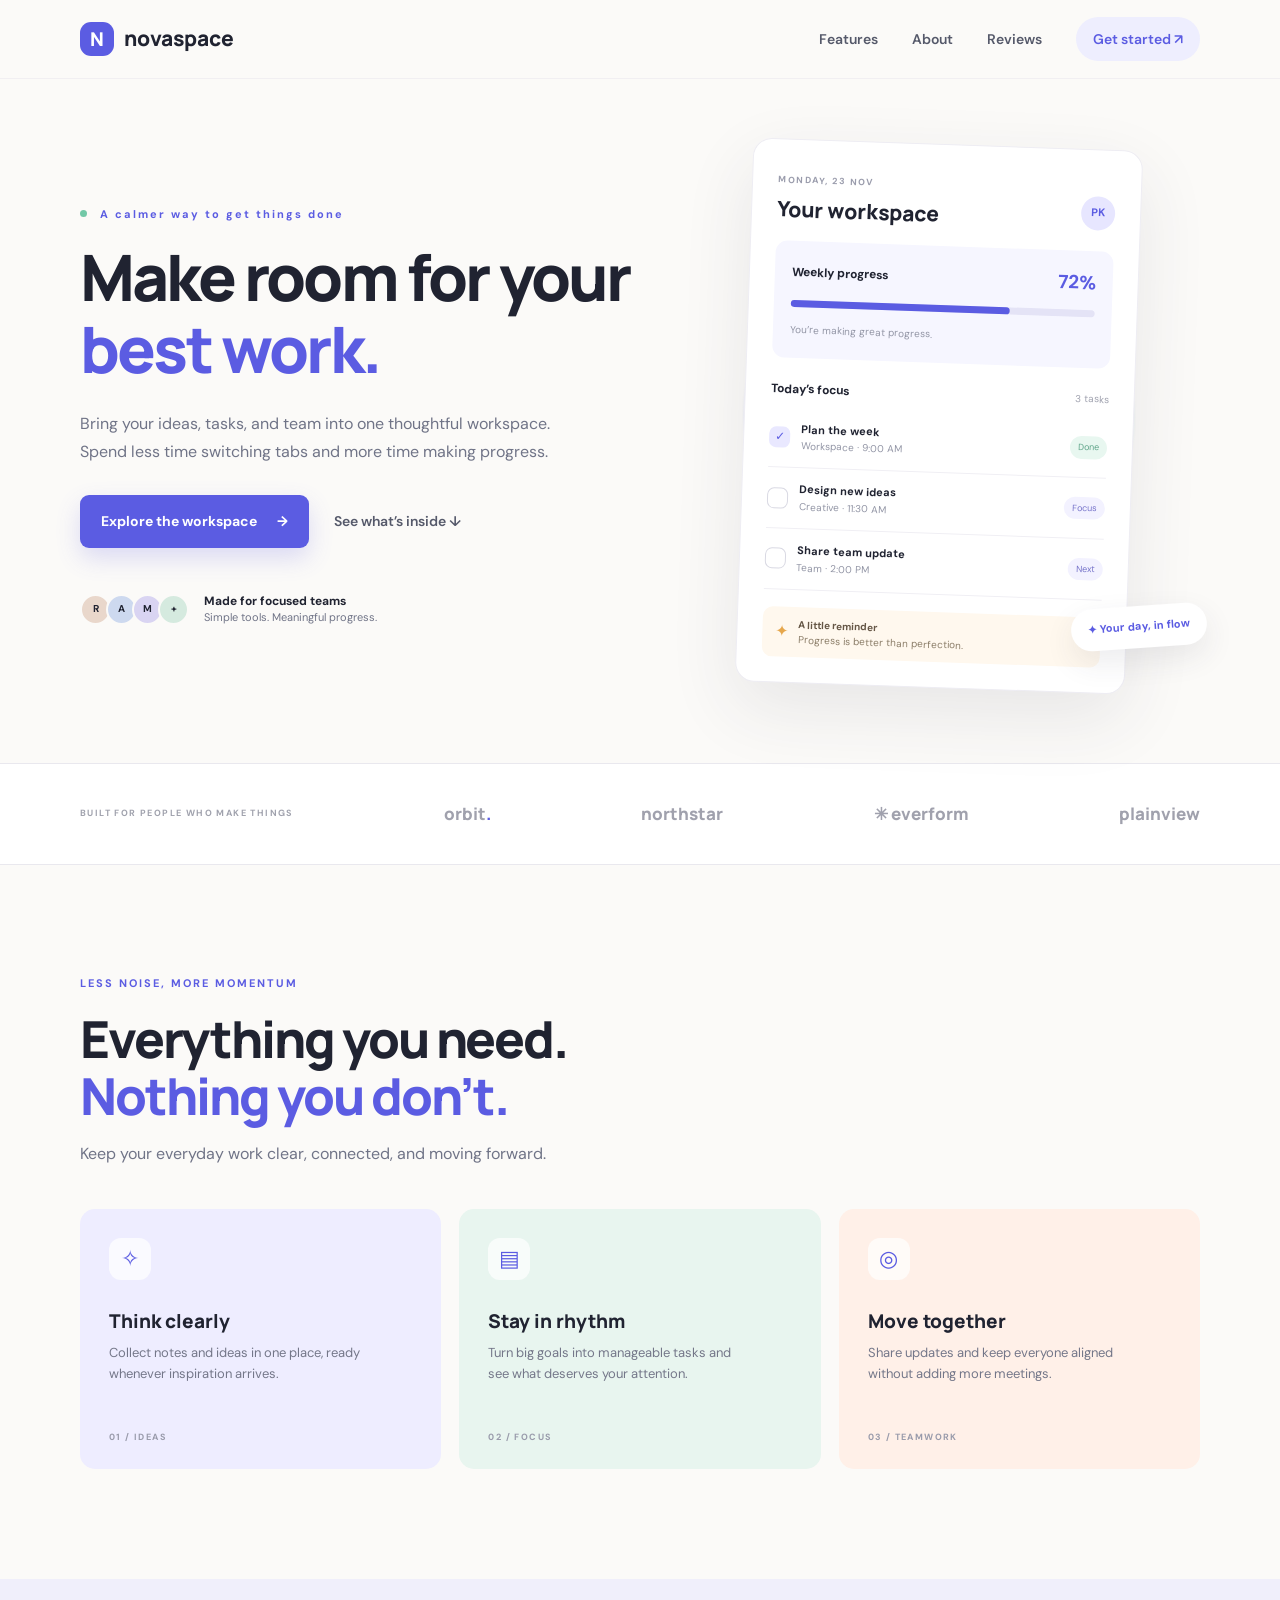
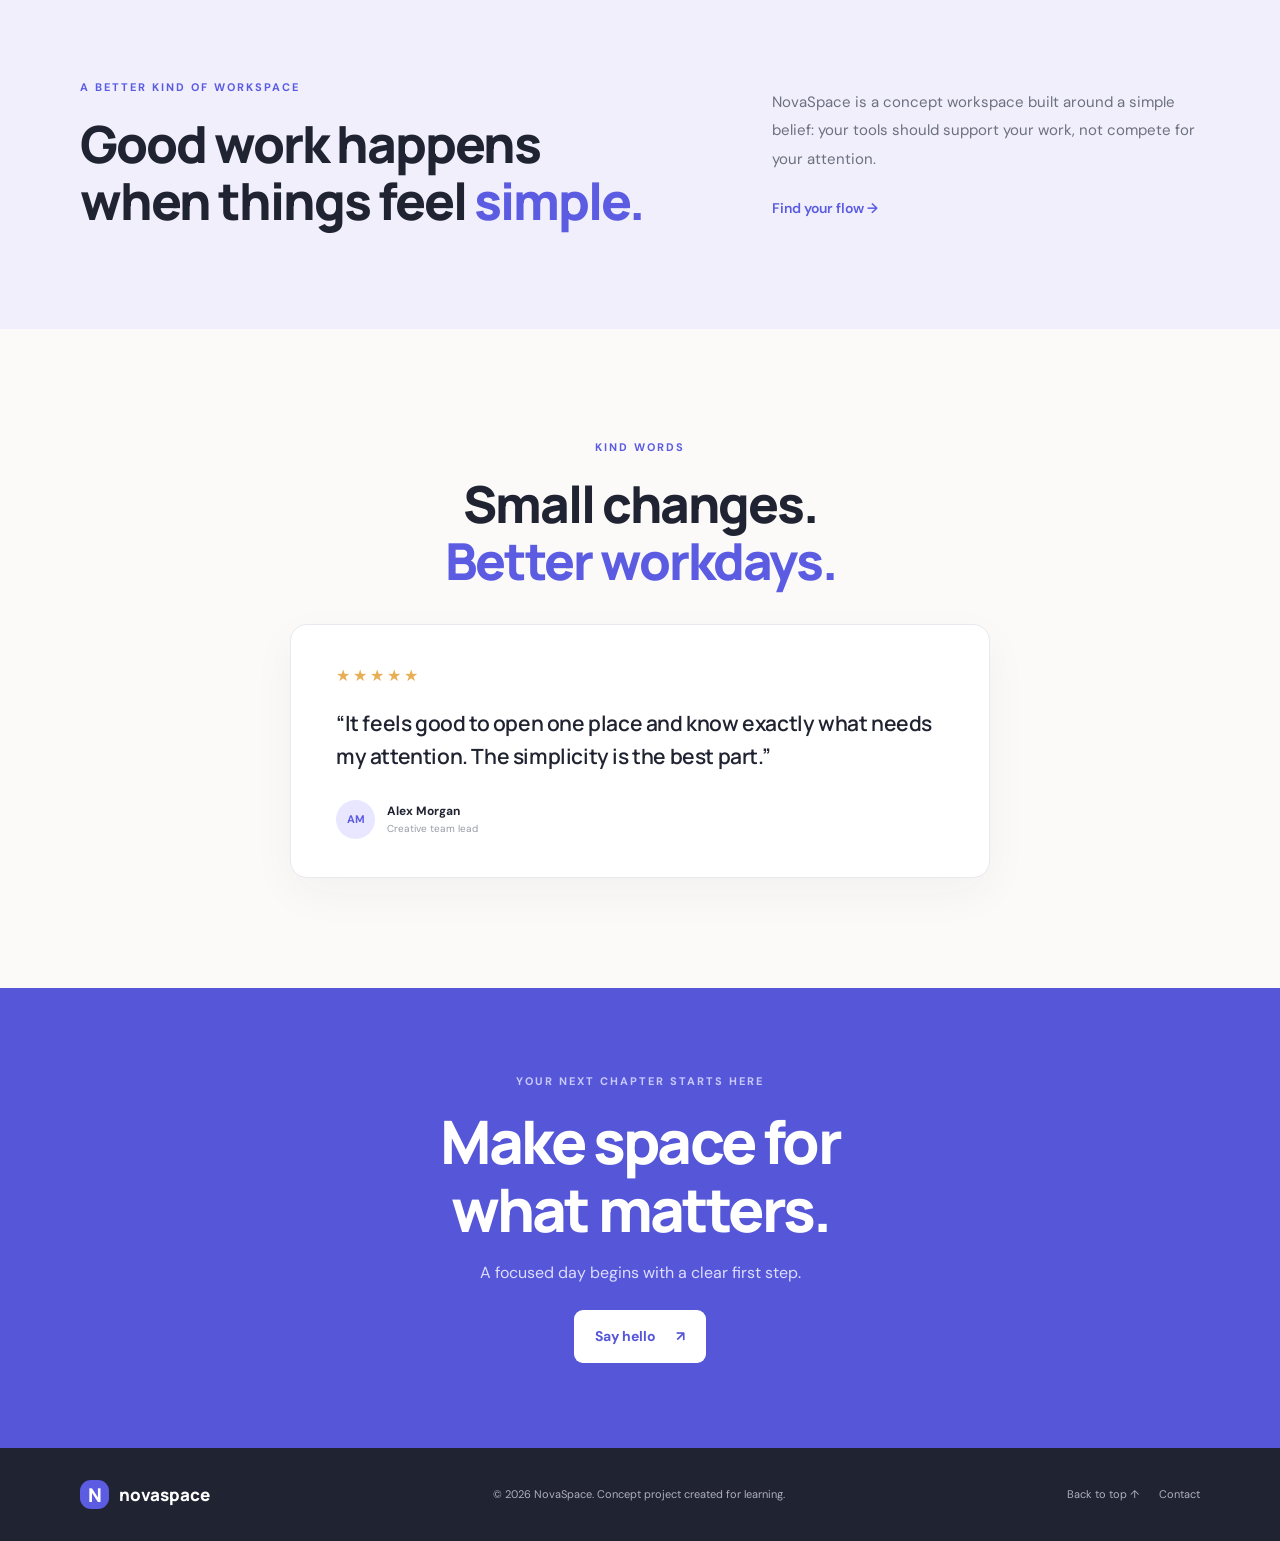
<file: WebDev-L1-LandingPage/index.html>
<!DOCTYPE html>
<html lang="en">
<head>
  <meta charset="UTF-8"><meta name="viewport" content="width=device-width, initial-scale=1.0">
  <meta name="description" content="A clean, responsive landing page for NovaSpace productivity tools.">
  <title>NovaSpace | Make room for your best work</title><link rel="preconnect" href="https://fonts.googleapis.com"><link rel="preconnect" href="https://fonts.gstatic.com" crossorigin><link href="https://fonts.googleapis.com/css2?family=DM+Sans:wght@400;500;600;700&family=Manrope:wght@600;700;800&display=swap" rel="stylesheet"><link rel="stylesheet" href="style.css">
</head>
<body>
<header class="site-header"><nav class="nav container" aria-label="Main navigation"><a class="brand" href="#home"><span class="brand-mark">N</span> novaspace</a><input class="menu-check" type="checkbox" id="menu-check"><label class="menu-toggle" for="menu-check" aria-label="Toggle navigation">☰</label><div class="nav-links"><a href="#features">Features</a><a href="#about">About</a><a href="#reviews">Reviews</a><a class="nav-cta" href="#get-started">Get started <span>↗</span></a></div></nav></header>
<main>
<section class="hero container" id="home"><div class="hero-copy"><p class="eyebrow"><span class="dot"></span> A calmer way to get things done</p><h1>Make room for your <span>best work.</span></h1><p class="hero-text">Bring your ideas, tasks, and team into one thoughtful workspace. Spend less time switching tabs and more time making progress.</p><div class="hero-actions"><a class="button primary" href="#get-started">Explore the workspace <span>→</span></a><a class="text-link" href="#features">See what’s inside ↓</a></div><div class="trust-row"><div class="avatars"><span>R</span><span>A</span><span>M</span><span>+</span></div><p><strong>Made for focused teams</strong><br>Simple tools. Meaningful progress.</p></div></div><div class="hero-visual"><div class="visual-glow"></div><div class="dashboard"><div class="dash-top"><div><span class="tiny-label">MONDAY, 23 NOV</span><h3>Your workspace</h3></div><span class="profile-dot">PK</span></div><div class="progress-card"><div class="progress-heading"><span>Weekly progress</span><strong>72%</strong></div><div class="progress-track"><span></span></div><small>You’re making great progress.</small></div><div class="task-heading"><strong>Today’s focus</strong><span>3 tasks</span></div><div class="task done"><span class="check">✓</span><div><strong>Plan the week</strong><small>Workspace · 9:00 AM</small></div><span class="status">Done</span></div><div class="task"><span class="check empty"></span><div><strong>Design new ideas</strong><small>Creative · 11:30 AM</small></div><span class="priority">Focus</span></div><div class="task"><span class="check empty"></span><div><strong>Share team update</strong><small>Team · 2:00 PM</small></div><span class="priority">Next</span></div><div class="note"><span>✦</span><p><strong>A little reminder</strong><br>Progress is better than perfection.</p></div></div><div class="floating-tag">✦ Your day, in flow</div></div></section>
<section class="logo-strip"><div class="container strip-inner"><span>BUILT FOR PEOPLE WHO MAKE THINGS</span><strong>orbit<span>.</span></strong><strong>northstar</strong><strong>✳ everform</strong><strong>plainview</strong></div></section>
<section class="section container" id="features"><div class="section-intro"><p class="eyebrow">LESS NOISE, MORE MOMENTUM</p><h2>Everything you need.<br><span>Nothing you don’t.</span></h2><p>Keep your everyday work clear, connected, and moving forward.</p></div><div class="feature-grid"><article class="feature-card lavender"><div class="feature-icon">✧</div><h3>Think clearly</h3><p>Collect notes and ideas in one place, ready whenever inspiration arrives.</p><span class="card-number">01 / IDEAS</span></article><article class="feature-card mint"><div class="feature-icon">▤</div><h3>Stay in rhythm</h3><p>Turn big goals into manageable tasks and see what deserves your attention.</p><span class="card-number">02 / FOCUS</span></article><article class="feature-card peach"><div class="feature-icon">◎</div><h3>Move together</h3><p>Share updates and keep everyone aligned without adding more meetings.</p><span class="card-number">03 / TEAMWORK</span></article></div></section>
<section class="about-section" id="about"><div class="container about-content"><div><p class="eyebrow">A BETTER KIND OF WORKSPACE</p><h2>Good work happens<br>when things feel <span>simple.</span></h2></div><div><p>NovaSpace is a concept workspace built around a simple belief: your tools should support your work, not compete for your attention.</p><a class="text-link dark-link" href="#get-started">Find your flow <span>→</span></a></div></div></section>
<section class="section container reviews" id="reviews"><div class="section-intro centered"><p class="eyebrow">KIND WORDS</p><h2>Small changes.<br><span>Better workdays.</span></h2></div><article class="quote-card"><div class="stars">★★★★★</div><blockquote>“It feels good to open one place and know exactly what needs my attention. The simplicity is the best part.”</blockquote><div class="reviewer"><span class="review-avatar">AM</span><span><strong>Alex Morgan</strong><small>Creative team lead</small></span></div></article></section>
<section class="cta-section" id="get-started"><div class="container cta-inner"><p class="eyebrow">YOUR NEXT CHAPTER STARTS HERE</p><h2>Make space for<br>what matters.</h2><p>A focused day begins with a clear first step.</p><a class="button light" href="mailto:hello@example.com">Say hello <span>↗</span></a></div></section>
</main><footer class="footer"><div class="container footer-inner"><a class="brand" href="#home"><span class="brand-mark">N</span> novaspace</a><p>© 2026 NovaSpace. Concept project created for learning.</p><div><a href="#home">Back to top ↑</a><a href="mailto:hello@example.com">Contact</a></div></div></footer>
</body></html>
</file>
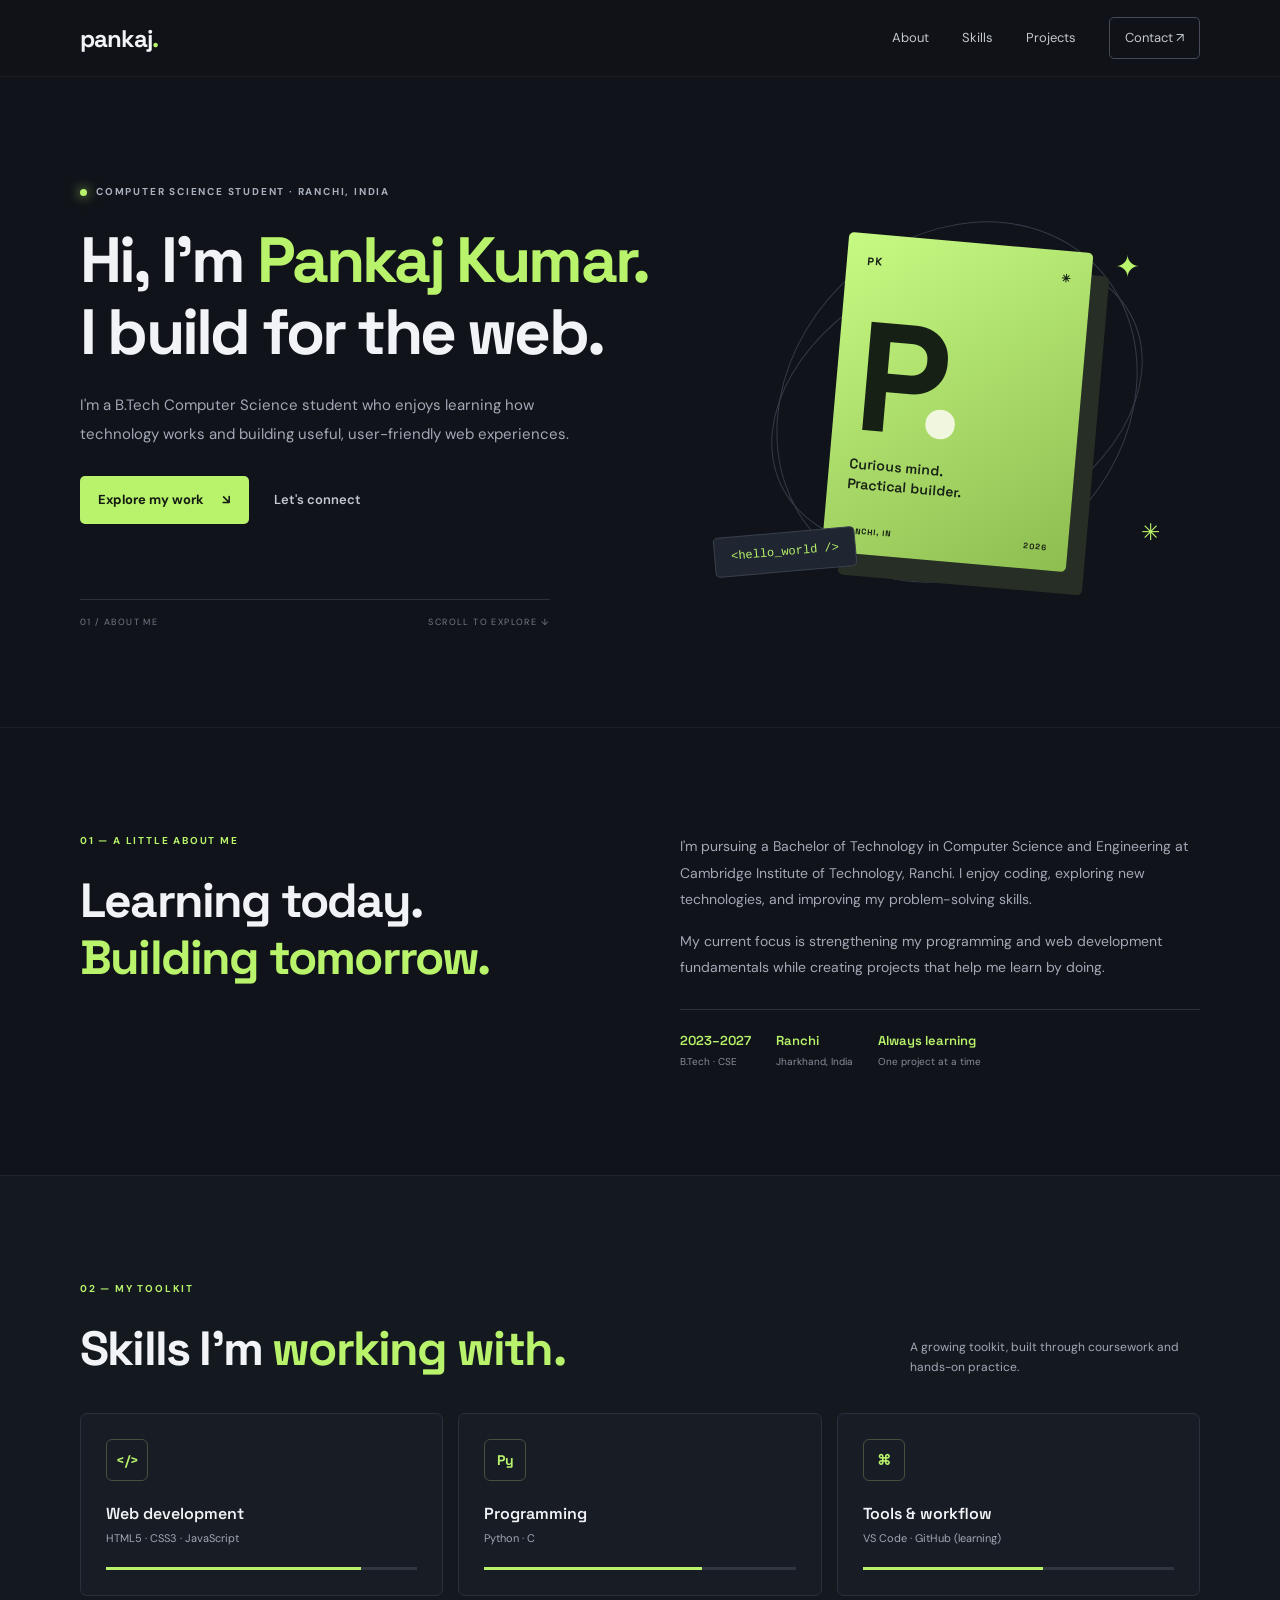
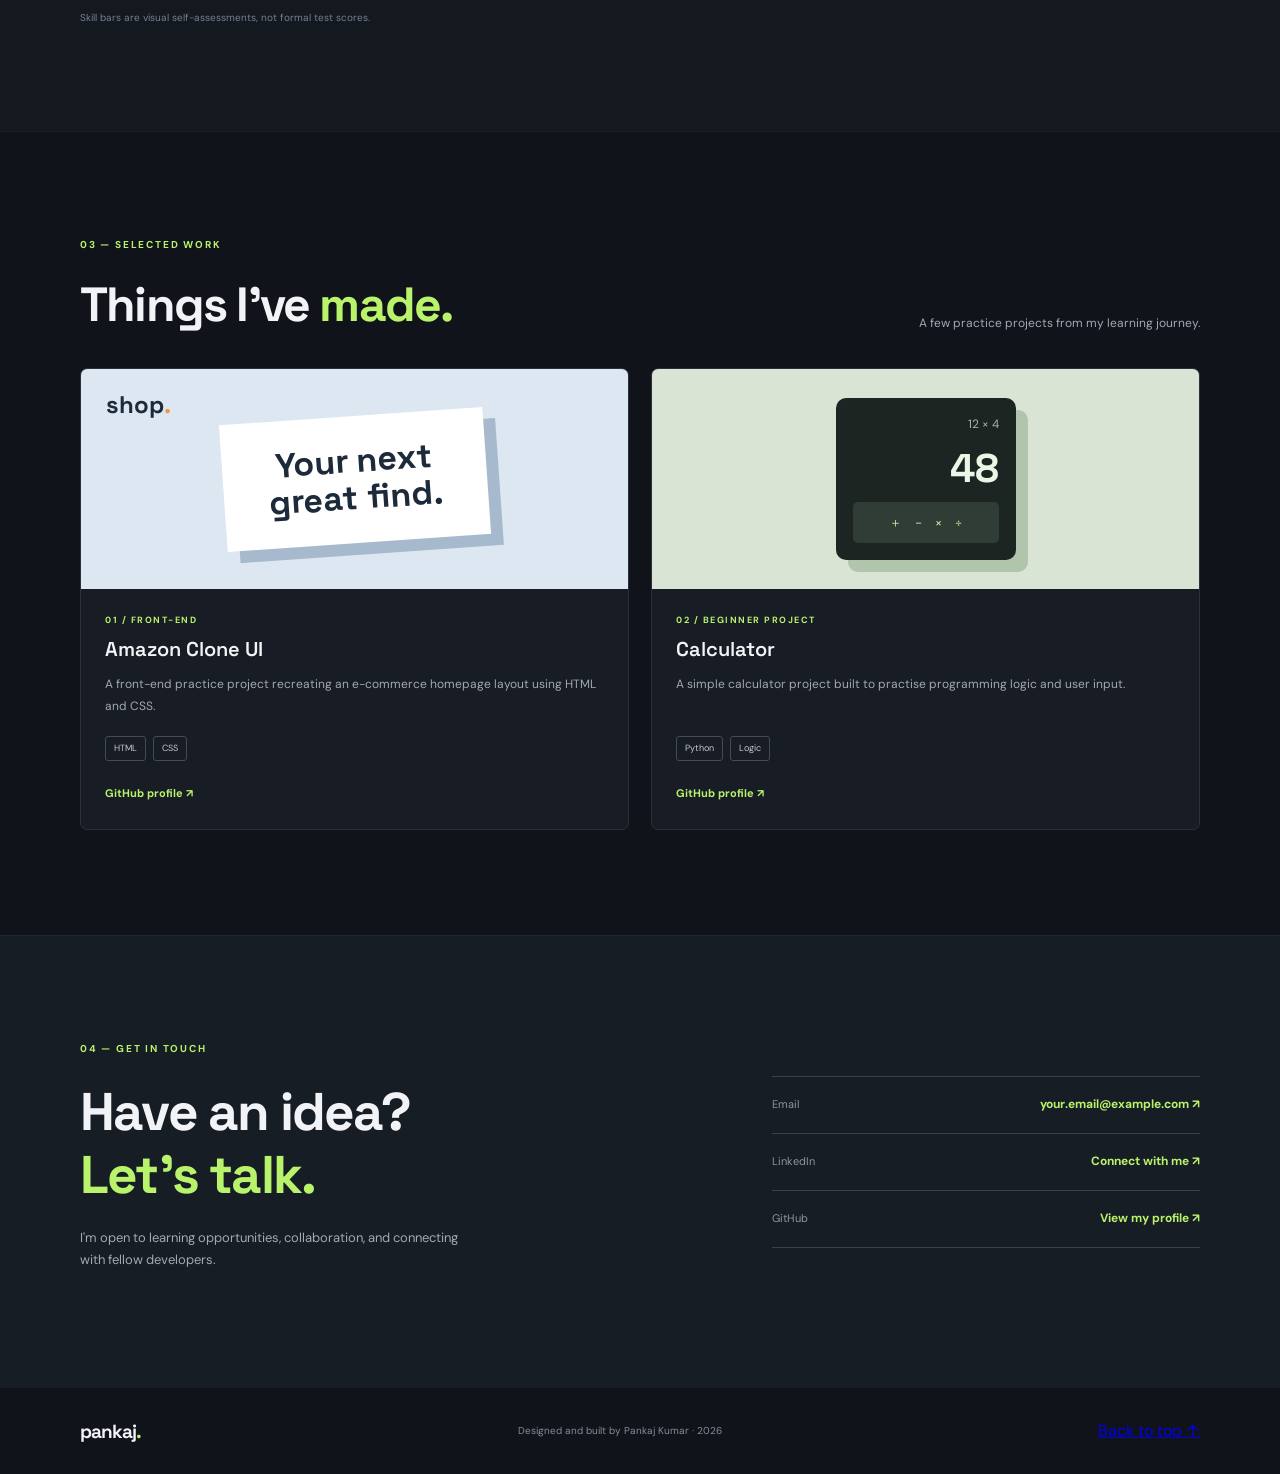
<file: WebDev-L1-PersonalPortfolio/index.html>
<!DOCTYPE html><html lang="en"><head><meta charset="UTF-8"><meta name="viewport" content="width=device-width, initial-scale=1.0"><meta name="description" content="Pankaj Kumar's student developer portfolio."><title>Pankaj Kumar | Developer Portfolio</title><link rel="preconnect" href="https://fonts.googleapis.com"><link rel="preconnect" href="https://fonts.gstatic.com" crossorigin><link href="https://fonts.googleapis.com/css2?family=DM+Sans:wght@400;500;600;700&family=Space+Grotesk:wght@500;600;700&display=swap" rel="stylesheet"><link rel="stylesheet" href="style.css"></head><body>
<header class="header"><nav class="container nav"><a class="logo" href="#home">pankaj<span>.</span></a><button class="menu" aria-label="Toggle navigation" aria-expanded="false">☰</button><div class="links"><a href="#about">About</a><a href="#skills">Skills</a><a href="#projects">Projects</a><a href="#contact" class="contact-link">Contact ↗</a></div></nav></header>
<main><section class="hero container" id="home"><div class="hero-content"><p class="availability"><span></span> COMPUTER SCIENCE STUDENT · RANCHI, INDIA</p><h1>Hi, I'm <span>Pankaj Kumar.</span><br>I build for the web.</h1><p class="intro">I'm a B.Tech Computer Science student who enjoys learning how technology works and building useful, user-friendly web experiences.</p><div class="actions"><a class="btn" href="#projects">Explore my work <span>↘</span></a><a class="quiet-link" href="#contact">Let's connect</a></div><div class="hero-meta"><span>01 / ABOUT ME</span><span>SCROLL TO EXPLORE ↓</span></div></div><div class="profile-art"><div class="orbit orbit-one"></div><div class="orbit orbit-two"></div><div class="profile-card"><div class="card-top"><span>PK</span><span>✳</span></div><div class="monogram">P<span>.</span></div><p>Curious mind.<br>Practical builder.</p><div class="card-bottom"><span>RANCHI, IN</span><span>2026</span></div></div><div class="floating-code">&lt;hello_world /&gt;</div><div class="spark spark-one">✦</div><div class="spark spark-two">✳</div></div></section>
<section class="about section" id="about"><div class="container two-col"><div><p class="kicker">01 — A LITTLE ABOUT ME</p><h2>Learning today.<br><span>Building tomorrow.</span></h2></div><div class="about-copy"><p>I'm pursuing a Bachelor of Technology in Computer Science and Engineering at Cambridge Institute of Technology, Ranchi. I enjoy coding, exploring new technologies, and improving my problem-solving skills.</p><p>My current focus is strengthening my programming and web development fundamentals while creating projects that help me learn by doing.</p><div class="facts"><div><strong>2023–2027</strong><small>B.Tech · CSE</small></div><div><strong>Ranchi</strong><small>Jharkhand, India</small></div><div><strong>Always learning</strong><small>One project at a time</small></div></div></div></div></section>
<section class="skills section" id="skills"><div class="container"><p class="kicker">02 — MY TOOLKIT</p><div class="section-heading"><h2>Skills I'm <span>working with.</span></h2><p>A growing toolkit, built through coursework and hands-on practice.</p></div><div class="skill-grid"><article><span class="skill-icon">&lt;/&gt;</span><h3>Web development</h3><p>HTML5 · CSS3 · JavaScript</p><div class="skill-line"><span style="width:82%"></span></div></article><article><span class="skill-icon">Py</span><h3>Programming</h3><p>Python · C</p><div class="skill-line"><span style="width:70%"></span></div></article><article><span class="skill-icon">⌘</span><h3>Tools & workflow</h3><p>VS Code · GitHub (learning)</p><div class="skill-line"><span style="width:58%"></span></div></article></div><p class="skill-note">Skill bars are visual self-assessments, not formal test scores.</p></div></section>
<section class="projects section" id="projects"><div class="container"><p class="kicker">03 — SELECTED WORK</p><div class="section-heading"><h2>Things I've <span>made.</span></h2><p>A few practice projects from my learning journey.</p></div><div class="project-grid"><article class="project-card"><div class="project-visual amazon"><span>shop<span>.</span></span><div class="mock-box">Your next<br>great find.</div></div><div class="project-info"><div class="project-type">01 / FRONT-END</div><h3>Amazon Clone UI</h3><p>A front-end practice project recreating an e-commerce homepage layout using HTML and CSS.</p><div class="tags"><span>HTML</span><span>CSS</span></div><a href="https://github.com/" target="_blank" rel="noopener noreferrer">GitHub profile ↗</a></div></article><article class="project-card"><div class="project-visual calculator"><div class="calc-mini"><span>12 × 4</span><strong>48</strong><div>＋　−　×　÷</div></div></div><div class="project-info"><div class="project-type">02 / BEGINNER PROJECT</div><h3>Calculator</h3><p>A simple calculator project built to practise programming logic and user input.</p><div class="tags"><span>Python</span><span>Logic</span></div><a href="https://github.com/" target="_blank" rel="noopener noreferrer">GitHub profile ↗</a></div></article></div></div></section>
<section class="contact section" id="contact"><div class="container contact-inner"><div><p class="kicker">04 — GET IN TOUCH</p><h2>Have an idea?<br><span>Let's talk.</span></h2><p>I'm open to learning opportunities, collaboration, and connecting with fellow developers.</p></div><div class="contact-details"><a href="mailto:your.email@example.com"><span>Email</span><strong>your.email@example.com ↗</strong></a><a href="https://www.linkedin.com/" target="_blank" rel="noopener noreferrer"><span>LinkedIn</span><strong>Connect with me ↗</strong></a><a href="https://github.com/" target="_blank" rel="noopener noreferrer"><span>GitHub</span><strong>View my profile ↗</strong></a></div></div></section></main>
<footer class="footer"><div class="container footer-inner"><a class="logo" href="#home">pankaj<span>.</span></a><p>Designed and built by Pankaj Kumar · 2026</p><a href="#home">Back to top ↑</a></div></footer><script src="script.js"></script></body></html>
</file>
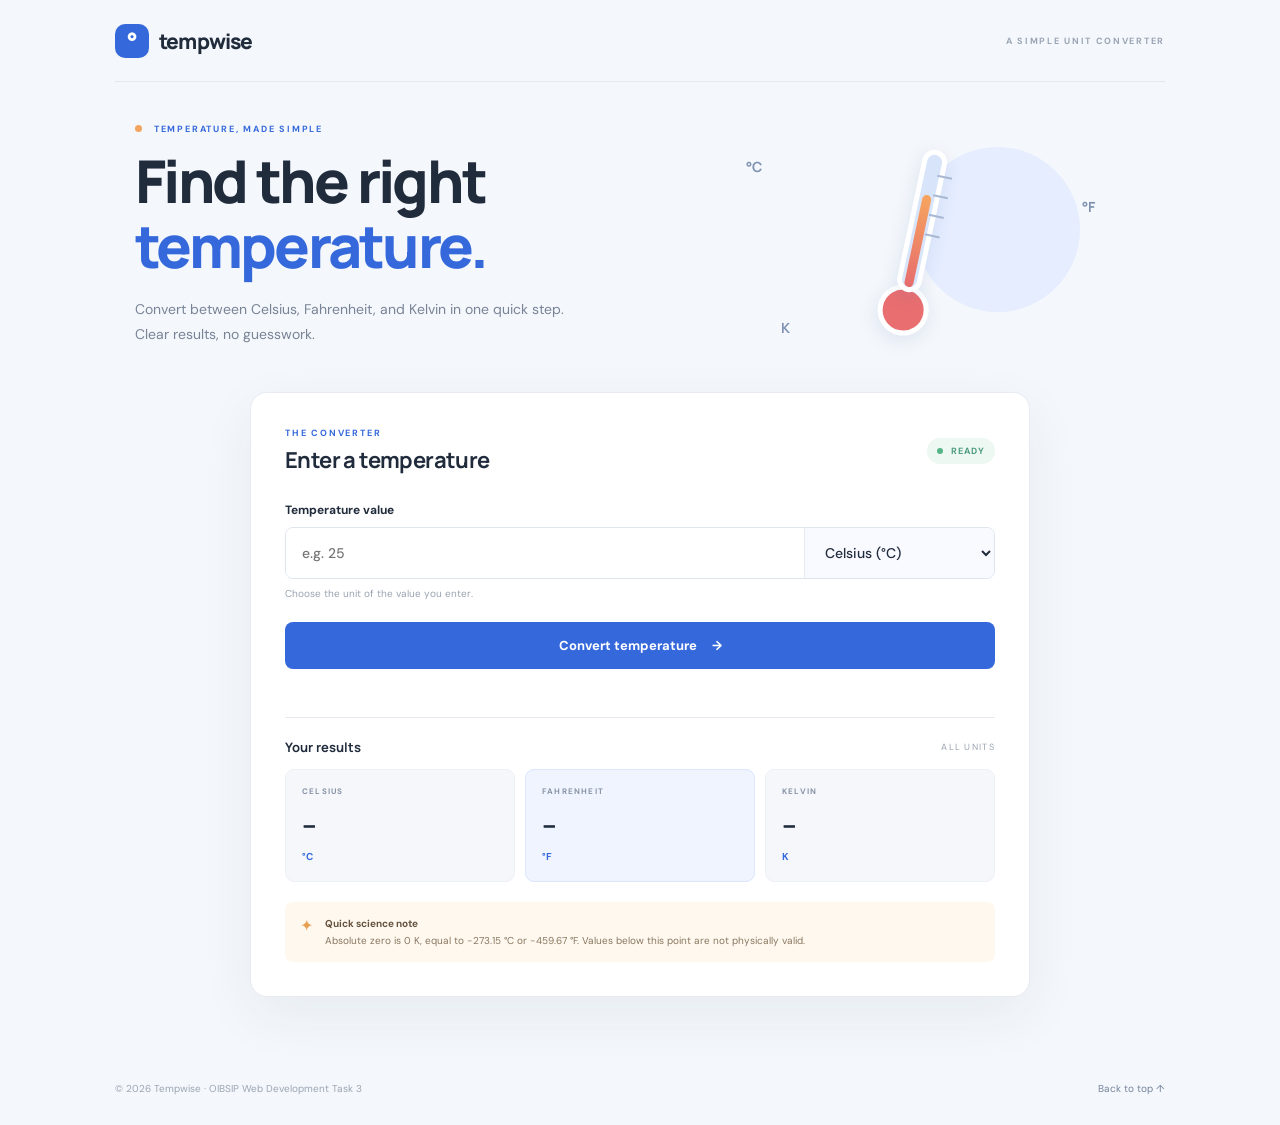
<file: WebDev-L1-TemperatureConverter/index.html>
<!DOCTYPE html><html lang="en"><head><meta charset="UTF-8"><meta name="viewport" content="width=device-width, initial-scale=1.0"><meta name="description" content="Convert temperatures between Celsius, Fahrenheit and Kelvin."><title>Tempwise | Temperature Converter</title><link rel="preconnect" href="https://fonts.googleapis.com"><link rel="preconnect" href="https://fonts.gstatic.com" crossorigin><link href="https://fonts.googleapis.com/css2?family=DM+Sans:wght@400;500;600;700&family=Manrope:wght@600;700;800&display=swap" rel="stylesheet"><link rel="stylesheet" href="style.css"></head><body><main class="page-shell"><header class="topbar"><a class="brand" href="#top"><span class="brand-icon">°</span> tempwise</a><span class="top-label">A SIMPLE UNIT CONVERTER</span></header><section class="intro" id="top"><div class="intro-copy"><p class="eyebrow"><span></span> TEMPERATURE, MADE SIMPLE</p><h1>Find the right<br><em>temperature.</em></h1><p>Convert between Celsius, Fahrenheit, and Kelvin in one quick step. Clear results, no guesswork.</p></div><div class="thermo-art" aria-hidden="true"><div class="sun"></div><div class="thermo"><div class="thermo-tube"><div class="mercury"></div></div><div class="thermo-bulb"></div><div class="ticks"><i></i><i></i><i></i><i></i></div></div><span class="degree degree-one">°C</span><span class="degree degree-two">°F</span><span class="degree degree-three">K</span></div></section><section class="converter-card" aria-labelledby="converter-title"><div class="card-heading"><div><p class="eyebrow">THE CONVERTER</p><h2 id="converter-title">Enter a temperature</h2></div><span class="live-pill"><span></span> READY</span></div><form id="converter-form" novalidate><div class="input-row"><label for="temperature">Temperature value</label><div class="input-wrap"><input id="temperature" name="temperature" type="number" step="any" inputmode="decimal" placeholder="e.g. 25" autocomplete="off"><select id="unit" name="unit" aria-label="Input temperature unit"><option value="C">Celsius (°C)</option><option value="F">Fahrenheit (°F)</option><option value="K">Kelvin (K)</option></select></div><p class="hint">Choose the unit of the value you enter.</p></div><button class="convert-button" type="submit">Convert temperature <span>→</span></button><p class="error-message" id="error-message" role="alert" aria-live="polite"></p></form><div class="results" id="results" aria-live="polite" aria-label="Conversion results"><div class="results-top"><strong>Your results</strong><span>ALL UNITS</span></div><div class="result-grid"><article class="result-item"><span class="unit-name">CELSIUS</span><strong id="celsius-result">--</strong><small>°C</small></article><article class="result-item featured"><span class="unit-name">FAHRENHEIT</span><strong id="fahrenheit-result">--</strong><small>°F</small></article><article class="result-item"><span class="unit-name">KELVIN</span><strong id="kelvin-result">--</strong><small>K</small></article></div></div><div class="formula-note"><span>✦</span><p><strong>Quick science note</strong><br>Absolute zero is 0 K, equal to −273.15 °C or −459.67 °F. Values below this point are not physically valid.</p></div></section><footer class="footer"><span>© 2026 Tempwise · OIBSIP Web Development Task 3</span><a href="#top">Back to top ↑</a></footer></main><script src="script.js"></script></body></html>
</file>
<file: WebDev-L1-LandingPage/style.css>
:root{--ink:#202331;--muted:#707487;--blue:#5b5ce2;--paper:#fbfaf8;--line:#e9e8ee}*{box-sizing:border-box}html{scroll-behavior:smooth;scroll-padding-top:90px}body{margin:0;background:var(--paper);color:var(--ink);font-family:'DM Sans',sans-serif;line-height:1.6}.container{width:min(1120px,calc(100% - 48px));margin:auto}.site-header{position:sticky;top:0;z-index:10;background:#fbfaf8eF;backdrop-filter:blur(16px);border-bottom:1px solid #e9e8ee99}.nav{height:78px;display:flex;align-items:center;justify-content:space-between}.brand{text-decoration:none;color:var(--ink);font-family:Manrope,sans-serif;font-weight:800;font-size:21px;display:flex;align-items:center;gap:10px}.brand-mark{display:grid;place-items:center;width:34px;height:34px;background:var(--blue);color:white;border-radius:11px;font-size:19px}.nav-links{display:flex;align-items:center;gap:34px}.nav-links a,.text-link{color:#55596a;text-decoration:none;font-size:14px;font-weight:600}.nav-links a:hover,.text-link:hover{color:var(--blue)}.nav-links .nav-cta{background:#eeeefe;color:var(--blue);padding:11px 17px;border-radius:30px}.menu-toggle{display:none;border:0;background:none;font-size:25px;cursor:pointer}.menu-check{display:none}.hero{min-height:650px;display:grid;grid-template-columns:1.03fr .97fr;align-items:center;gap:45px;padding-top:65px;padding-bottom:75px}.eyebrow{font-size:11px;letter-spacing:2px;font-weight:700;color:var(--blue);margin:0 0 18px}.dot{display:inline-block;width:7px;height:7px;border-radius:50%;background:#72c8a7;margin:0 8px 1px 0}.hero h1,.section h2,.about-content h2,.cta-inner h2{font-family:Manrope,sans-serif;font-size:clamp(42px,5vw,65px);line-height:1.12;letter-spacing:-2.8px;margin:0;font-weight:800}.hero h1 span,.section h2 span,.about-content h2 span{color:var(--blue)}.hero-text{max-width:480px;color:var(--muted);font-size:16px;line-height:1.8;margin:25px 0 28px}.hero-actions{display:flex;align-items:center;gap:25px;flex-wrap:wrap}.button{display:inline-flex;align-items:center;gap:20px;padding:15px 21px;border-radius:9px;text-decoration:none;font-size:14px;font-weight:700;transition:.2s}.button:hover{transform:translateY(-2px)}.primary{background:var(--blue);color:white;box-shadow:0 10px 25px #5b5ce233}.trust-row{display:flex;align-items:center;gap:15px;margin-top:45px}.avatars{display:flex;padding-left:5px}.avatars span{width:31px;height:31px;border:2px solid var(--paper);border-radius:50%;background:#e9d7cb;display:grid;place-items:center;font-size:10px;font-weight:700;margin-left:-5px}.avatars span:nth-child(2){background:#cdd9ef}.avatars span:nth-child(3){background:#d9d4f2}.avatars span:nth-child(4){background:#d5eadf}.trust-row p{font-size:11px;color:var(--muted);line-height:1.45;margin:0}.trust-row strong{color:var(--ink);font-size:12px}.hero-visual{position:relative;display:grid;place-items:center;min-height:470px}.visual-glow{position:absolute;width:390px;height:390px;border-radius:50%;background:linear-gradient(135deg,#e6e5ff,#e2f5ee);filter:blur(1px)}.dashboard{position:relative;width:min(390px,100%);background:#fff;border:1px solid #eeedf3;border-radius:19px;padding:25px;box-shadow:0 25px 70px #33334a19;transform:rotate(2deg)}.dash-top,.progress-heading,.task-heading{display:flex;justify-content:space-between;align-items:center}.tiny-label{font-size:9px;letter-spacing:1.5px;color:#9a9cac;font-weight:700}.dash-top h3{font:800 21px Manrope;margin:4px 0 18px}.profile-dot{background:#e7e6ff;color:var(--blue);border-radius:50%;width:34px;height:34px;display:grid;place-items:center;font-size:11px;font-weight:700}.progress-card{background:#f6f6ff;padding:17px;border-radius:12px}.progress-heading{font-size:12px;font-weight:700}.progress-heading strong{font-size:19px;color:var(--blue)}.progress-track{height:7px;background:#e4e3f6;border-radius:9px;margin:12px 0 8px}.progress-track span{display:block;width:72%;height:100%;border-radius:9px;background:var(--blue)}.progress-card small,.task small{font-size:10px;color:#9295a5}.task-heading{font-size:12px;margin:22px 0 9px}.task-heading span{color:#a0a2af;font-size:10px}.task{display:flex;align-items:center;gap:11px;padding:13px 0;border-bottom:1px solid #f0eff4}.check{width:21px;height:21px;display:grid;place-items:center;background:#e9e8ff;color:var(--blue);border-radius:7px;font-size:12px}.check.empty{background:white;border:1.5px solid #d9d9e3}.task div{flex:1}.task strong{display:block;font-size:11px}.task small{display:block}.status,.priority{font-size:9px;color:#60a58a;background:#e8f7f0;border-radius:20px;padding:4px 8px}.priority{background:#f3f2ff;color:#7774ca}.note{display:flex;gap:10px;align-items:center;background:#fff8ee;border-radius:10px;padding:10px 13px;margin-top:17px}.note>span{color:#e6a74c}.note p{font-size:10px;color:#8b7d68;line-height:1.5;margin:0}.note strong{color:#665746}.floating-tag{position:absolute;bottom:40px;right:-7px;background:#fff;padding:12px 17px;border-radius:30px;box-shadow:0 12px 30px #30304a18;font-size:11px;font-weight:700;color:#5b5ce2;transform:rotate(-4deg)}.logo-strip{border-top:1px solid var(--line);border-bottom:1px solid var(--line);background:#fff}.strip-inner{min-height:100px;display:flex;justify-content:space-between;align-items:center;gap:20px;flex-wrap:wrap}.strip-inner>span{font-size:9px;letter-spacing:1.4px;color:#a0a2ad;font-weight:700}.strip-inner strong{font:800 17px Manrope;color:#a0a1ad}.strip-inner strong span{color:var(--blue)}.section{padding-top:110px;padding-bottom:110px}.section-intro{max-width:560px;margin-bottom:42px}.section h2,.about-content h2{font-size:clamp(37px,4vw,51px);letter-spacing:-2px}.section-intro>p:last-child{color:var(--muted);margin-top:17px}.feature-grid{display:grid;grid-template-columns:repeat(3,1fr);gap:18px}.feature-card{min-height:260px;padding:29px;border-radius:15px;position:relative;overflow:hidden}.lavender{background:#eeedff}.mint{background:#e8f5ef}.peach{background:#fff0e8}.feature-icon{width:42px;height:42px;background:#ffffffb8;border-radius:12px;display:grid;place-items:center;font-size:22px;color:var(--blue);margin-bottom:28px}.feature-card h3{font:800 19px Manrope;margin:0 0 9px}.feature-card p{font-size:13px;color:#747789;max-width:260px;margin:0}.card-number{position:absolute;bottom:25px;left:29px;font-size:9px;letter-spacing:1.4px;color:#999bab;font-weight:700}.about-section{background:#f0effb;padding:100px 0}.about-content{display:grid;grid-template-columns:1fr .7fr;gap:80px;align-items:center}.about-content h2{font-size:clamp(38px,4vw,53px)}.about-content>div:last-child p{color:#6d7080;line-height:1.9;font-size:15px;margin:0 0 22px}.dark-link{color:var(--blue)}.centered{text-align:center;margin:0 auto 35px}.quote-card{max-width:700px;margin:auto;background:#fff;border:1px solid var(--line);border-radius:17px;padding:38px 45px;box-shadow:0 15px 45px #34344a0b}.stars{color:#e8ae54;letter-spacing:3px}.quote-card blockquote{font:600 21px/1.6 Manrope;letter-spacing:-.4px;margin:18px 0 26px}.reviewer{display:flex;align-items:center;gap:12px}.review-avatar{width:39px;height:39px;border-radius:50%;display:grid;place-items:center;background:#e9e7ff;color:var(--blue);font-size:11px;font-weight:700}.reviewer strong,.reviewer small{display:block}.reviewer strong{font-size:12px}.reviewer small{font-size:10px;color:#989aa8}.cta-section{background:#5556d8;color:white;padding:85px 0;text-align:center}.cta-inner .eyebrow{color:#c9c9ff}.cta-inner h2{font-size:clamp(43px,5vw,60px)}.cta-inner>p:not(.eyebrow){color:#ddddff;margin:17px 0 25px}.light{background:white;color:#5556d8}.footer{background:#202331;color:#c4c6d1;padding:27px 0}.footer-inner{display:flex;align-items:center;justify-content:space-between;gap:20px}.footer .brand{color:white;font-size:17px}.footer .brand-mark{width:29px;height:29px}.footer p,.footer a:not(.brand){font-size:11px;color:#aeb0bd;text-decoration:none}.footer-inner>div{display:flex;gap:20px}@media(max-width:800px){.hero{grid-template-columns:1fr;padding-top:65px;gap:10px}.hero-copy{max-width:620px}.hero-visual{min-height:450px}.about-content{gap:35px}.strip-inner{justify-content:center;padding:25px 0}.strip-inner>span{width:100%;text-align:center}.feature-grid{gap:12px}.feature-card{padding:22px}.card-number{left:22px}}@media(max-width:600px){.container{width:min(100% - 34px,1120px)}.nav{height:68px}.menu-toggle{display:block}.nav-links{display:none;position:absolute;top:68px;left:0;right:0;background:var(--paper);padding:18px 25px 24px;flex-direction:column;align-items:stretch;gap:17px;border-bottom:1px solid var(--line)}.menu-check:checked~.nav-links{display:flex}.nav-links .nav-cta{text-align:center}.hero{min-height:auto;padding-top:55px;padding-bottom:55px}.hero h1{font-size:46px}.hero-text{font-size:14px}.hero-visual{min-height:410px}.dashboard{padding:20px}.visual-glow{width:310px;height:310px}.floating-tag{right:0;bottom:25px}.section{padding:75px 0}.feature-grid{grid-template-columns:1fr}.feature-card{min-height:220px}.feature-icon{margin-bottom:20px}.about-section{padding:75px 0}.about-content{grid-template-columns:1fr;gap:25px}.quote-card{padding:27px 23px}.quote-card blockquote{font-size:17px}.footer-inner{flex-direction:column;text-align:center}.footer-inner>div{justify-content:center}.strip-inner strong{font-size:14px}}
</file>
<file: WebDev-L1-PersonalPortfolio/style.css>
:root{--bg:#101319;--panel:#171c25;--text:#f2f3f6;--muted:#a2a8b5;--accent:#b8f36b;--line:#2b303b}*{box-sizing:border-box}html{scroll-behavior:smooth;scroll-padding-top:85px}body{margin:0;background:var(--bg);color:var(--text);font-family:'DM Sans',sans-serif;line-height:1.65}.container{width:min(1120px,calc(100% - 48px));margin:auto}.header{position:sticky;top:0;z-index:10;background:#101319eF;backdrop-filter:blur(14px);border-bottom:1px solid #ffffff0d}.nav{height:76px;display:flex;align-items:center;justify-content:space-between}.logo{font:700 24px 'Space Grotesk';color:var(--text);text-decoration:none;letter-spacing:-1px}.logo span,.hero h1 span,.two-col h2 span,.section-heading h2 span,.contact h2 span{color:var(--accent)}.links{display:flex;gap:33px;align-items:center}.links a,.quiet-link{font-size:13px;color:#c3c7d0;text-decoration:none}.links a:hover,.quiet-link:hover{color:var(--accent)}.links .contact-link{border:1px solid #454b58;padding:9px 15px;border-radius:5px}.menu{display:none;background:none;border:0;color:white;font-size:25px}.hero{min-height:650px;display:grid;grid-template-columns:1.1fr .9fr;align-items:center;gap:40px;padding-top:70px;padding-bottom:70px}.availability,.kicker{font-size:10px;letter-spacing:1.8px;font-weight:700;color:#aab1be}.availability{display:flex;align-items:center;gap:9px}.availability span{width:7px;height:7px;border-radius:50%;background:var(--accent);box-shadow:0 0 12px #b8f36b}.hero h1{font:700 clamp(43px,5vw,65px)/1.13 'Space Grotesk';letter-spacing:-2.8px;margin:23px 0}.intro{max-width:530px;color:var(--muted);font-size:15px;line-height:1.9}.actions{display:flex;align-items:center;gap:25px;margin-top:28px}.btn{background:var(--accent);color:#161b12;text-decoration:none;padding:13px 18px;border-radius:5px;font-size:13px;font-weight:700;display:inline-flex;gap:18px;align-items:center;transition:.2s}.btn:hover{transform:translateY(-2px);box-shadow:0 8px 25px #b8f36b30}.quiet-link{font-weight:600}.hero-meta{display:flex;justify-content:space-between;max-width:470px;border-top:1px solid var(--line);margin-top:75px;padding-top:15px;color:#737b89;font-size:9px;letter-spacing:1.4px}.profile-art{min-height:430px;position:relative;display:grid;place-items:center}.orbit{position:absolute;border:1px solid #343b47;border-radius:50%;transform:rotate(-25deg)}.orbit-one{width:390px;height:270px}.orbit-two{width:330px;height:390px;transform:rotate(45deg)}.profile-card{position:relative;width:245px;height:320px;background:linear-gradient(145deg,#c7fa83,#8ebd50);color:#172014;padding:20px;border-radius:5px;box-shadow:18px 22px 0 #262e25;transform:rotate(5deg)}.card-top,.card-bottom{display:flex;justify-content:space-between;font:700 11px 'Space Grotesk';letter-spacing:1px}.monogram{font:700 155px/.95 'Space Grotesk';letter-spacing:-15px;margin:35px 0 5px}.monogram span{color:#f1f7df}.profile-card p{font:600 14px/1.4 'Space Grotesk';margin:0}.card-bottom{position:absolute;bottom:18px;left:20px;right:20px;font-size:8px}.floating-code{position:absolute;bottom:45px;left:0;background:#202631;border:1px solid #39404d;border-radius:5px;padding:12px 16px;color:var(--accent);font:12px monospace;transform:rotate(-5deg)}.spark{position:absolute;color:var(--accent);font-size:30px}.spark-one{top:55px;right:60px}.spark-two{bottom:65px;right:40px;font-size:23px}.section{padding:105px 0;border-top:1px solid #ffffff0c}.two-col{display:grid;grid-template-columns:1fr 1fr;gap:80px}.kicker{color:var(--accent);margin:0 0 22px}.two-col h2,.section-heading h2,.contact h2{font:700 clamp(34px,4vw,48px)/1.2 'Space Grotesk';letter-spacing:-1.8px;margin:0}.about-copy>p{color:var(--muted);font-size:14px;line-height:1.9;margin:0 0 15px}.facts{display:flex;gap:25px;margin-top:28px;padding-top:22px;border-top:1px solid var(--line);flex-wrap:wrap}.facts strong,.facts small{display:block}.facts strong{font:600 13px 'Space Grotesk';color:var(--accent)}.facts small{font-size:10px;color:#858d9a;margin-top:5px}.skills{background:#141920}.section-heading{display:flex;justify-content:space-between;align-items:end;gap:30px;margin-bottom:35px}.section-heading>p{max-width:290px;color:var(--muted);font-size:12px;margin:0}.skill-grid{display:grid;grid-template-columns:repeat(3,1fr);gap:15px}.skill-grid article{background:var(--panel);border:1px solid #2b303b;padding:25px;border-radius:7px}.skill-icon{width:42px;height:42px;border:1px solid #46513d;color:var(--accent);display:grid;place-items:center;border-radius:6px;font:700 14px 'Space Grotesk'}.skill-grid h3{font:600 16px 'Space Grotesk';margin:22px 0 5px}.skill-grid p{font-size:11px;color:var(--muted);margin:0 0 20px}.skill-line{height:3px;background:#303640}.skill-line span{height:100%;display:block;background:var(--accent)}.skill-note{font-size:10px;color:#777f8d;margin:14px 0 0}.project-grid{display:grid;grid-template-columns:1fr 1fr;gap:22px}.project-card{background:var(--panel);border:1px solid #2b303b;border-radius:7px;overflow:hidden}.project-visual{height:220px;display:grid;place-items:center;position:relative;overflow:hidden}.amazon{background:#dce7f1;color:#1c2a3a}.amazon>span{position:absolute;top:20px;left:25px;font:700 24px 'Space Grotesk'}.amazon>span span{color:#e89d43}.mock-box{font:700 34px/1.1 'Space Grotesk';text-align:center;background:#fff;padding:26px 45px;box-shadow:12px 12px 0 #a7bacd;transform:rotate(-4deg)}.calculator{background:#d9e4d5}.calc-mini{width:180px;background:#1c2522;color:#eaf6e6;border-radius:10px;padding:17px;box-shadow:12px 12px 0 #b1c5ad}.calc-mini span,.calc-mini strong{display:block;text-align:right}.calc-mini span{font-size:12px;color:#a4b8a4}.calc-mini strong{font:700 40px 'Space Grotesk';margin:8px 0}.calc-mini div{background:#303c36;padding:10px;border-radius:5px;text-align:center;color:#c5ed9e;font-size:13px}.project-info{padding:24px}.project-type{font-size:9px;color:var(--accent);letter-spacing:1.5px;font-weight:700}.project-info h3{font:600 20px 'Space Grotesk';margin:8px 0}.project-info p{font-size:12px;color:var(--muted);line-height:1.8;min-height:44px}.tags{display:flex;gap:7px;margin:18px 0}.tags span{font-size:9px;border:1px solid #444b57;border-radius:3px;padding:4px 8px;color:#c4c9d1}.project-info>a{font-size:11px;color:var(--accent);text-decoration:none;font-weight:700}.contact{background:#171d25}.contact-inner{display:grid;grid-template-columns:1fr .7fr;gap:80px;align-items:center}.contact h2{font-size:53px}.contact-inner>div:first-child>p:last-child{color:var(--muted);font-size:13px;max-width:400px;margin-top:20px}.contact-details{border-top:1px solid #39404b}.contact-details a{display:flex;justify-content:space-between;gap:15px;padding:18px 0;border-bottom:1px solid #39404b;text-decoration:none}.contact-details a span{font-size:11px;color:#8d95a2}.contact-details a strong{font-size:12px;color:var(--accent)}.footer{padding:25px 0}.footer-inner{display:flex;align-items:center;justify-content:space-between;gap:15px}.footer p,.footer>a:last-child{font-size:10px;color:#858d9a;text-decoration:none}.footer .logo{font-size:19px}@media(max-width:800px){.hero{grid-template-columns:1fr;gap:10px}.hero-content{max-width:650px}.profile-art{min-height:410px}.two-col,.contact-inner{gap:35px}.section-heading{display:block}.section-heading>p{margin-top:12px}.facts{gap:17px}}@media(max-width:600px){.container{width:calc(100% - 36px)}.nav{height:68px}.menu{display:block}.links{display:none;position:absolute;top:68px;left:0;right:0;background:#171c25;padding:20px 25px;flex-direction:column;align-items:stretch;gap:18px;border-bottom:1px solid var(--line)}.links.open{display:flex}.links .contact-link{text-align:center}.hero{padding-top:55px;padding-bottom:55px;min-height:0}.hero h1{font-size:43px}.intro{font-size:13px}.hero-meta{margin-top:50px}.profile-art{min-height:390px}.orbit-one{width:300px;height:220px}.orbit-two{width:260px;height:330px}.profile-card{width:220px;height:290px}.monogram{font-size:135px}.floating-code{left:-5px;bottom:25px}.section{padding:75px 0}.two-col,.contact-inner{grid-template-columns:1fr;gap:25px}.skill-grid,.project-grid{grid-template-columns:1fr}.skill-grid article{padding:22px}.project-visual{height:190px}.contact h2{font-size:45px}.contact-details a{flex-direction:column;gap:5px}.footer-inner{flex-wrap:wrap}.footer p{order:3;width:100%;text-align:center}}
</file>
<file: WebDev-L1-TemperatureConverter/style.css>
:root{--ink:#202b3c;--muted:#788496;--blue:#3569db;--line:#e7ebf1;--bg:#f4f7fb}*{box-sizing:border-box}body{margin:0;background:var(--bg);color:var(--ink);font-family:'DM Sans',sans-serif;min-height:100vh}.page-shell{width:min(1050px,calc(100% - 44px));margin:auto}.topbar{height:82px;display:flex;align-items:center;justify-content:space-between;border-bottom:1px solid #e4e9f0}.brand{display:flex;align-items:center;gap:10px;text-decoration:none;color:var(--ink);font:800 21px Manrope;letter-spacing:-.8px}.brand-icon{display:grid;place-items:center;width:34px;height:34px;background:var(--blue);color:white;border-radius:10px;font-size:24px}.top-label{font-size:9px;letter-spacing:1.7px;color:#9aa5b4;font-weight:700}.intro{display:grid;grid-template-columns:1.1fr .9fr;align-items:center;min-height:300px;padding:40px 20px 30px}.eyebrow{font-size:9px;letter-spacing:1.8px;color:var(--blue);font-weight:700;margin:0 0 14px}.eyebrow span{display:inline-block;width:7px;height:7px;border-radius:50%;background:#f3a45f;margin-right:8px}.intro h1{font:800 clamp(42px,5vw,59px)/1.1 Manrope;letter-spacing:-2.7px;margin:0}.intro h1 em{font-style:normal;color:var(--blue)}.intro-copy>p:last-child{max-width:440px;color:var(--muted);font-size:14px;line-height:1.8;margin-top:18px}.thermo-art{height:240px;position:relative;display:grid;place-items:center}.sun{position:absolute;width:165px;height:165px;border-radius:50%;background:#e5edff;right:65px;top:25px}.thermo{position:relative;z-index:1;display:flex;align-items:center;flex-direction:column;transform:rotate(12deg)}.thermo-tube{height:145px;width:25px;border:5px solid #fff;background:#d8e4fa;border-radius:20px;box-shadow:0 5px 18px #496eac22;position:relative;overflow:hidden}.mercury{position:absolute;bottom:0;left:3px;right:3px;height:70%;background:linear-gradient(#f6a55f,#e66c6d);border-radius:10px}.thermo-bulb{width:51px;height:51px;border:5px solid white;border-radius:50%;background:#e96e70;margin-top:-7px;box-shadow:0 5px 18px #496eac22}.ticks{position:absolute;left:31px;top:24px;display:grid;gap:18px}.ticks i{width:15px;height:2px;background:#a8b8d3}.degree{position:absolute;font:700 14px Manrope;color:#7e91b1}.degree-one{top:35px;left:55px}.degree-two{right:50px;top:75px}.degree-three{bottom:25px;left:90px}.converter-card{max-width:780px;margin:0 auto 65px;background:white;border:1px solid #e7ebf1;border-radius:17px;padding:34px;box-shadow:0 18px 55px #344b7010}.card-heading{display:flex;align-items:center;justify-content:space-between;margin-bottom:27px}.card-heading .eyebrow{margin-bottom:6px}.card-heading h2{font:700 22px Manrope;margin:0;letter-spacing:-.6px}.live-pill{font-size:9px;letter-spacing:1px;color:#4c9c7c;background:#edf8f2;padding:7px 10px;border-radius:30px;font-weight:700}.live-pill span{display:inline-block;width:6px;height:6px;border-radius:50%;background:#54b487;margin-right:5px}.input-row label{font-size:12px;font-weight:700;display:block;margin-bottom:9px}.input-wrap{display:grid;grid-template-columns:1fr 190px;border:1px solid #dfe5ef;border-radius:8px;overflow:hidden;transition:.2s}.input-wrap:focus-within{border-color:var(--blue);box-shadow:0 0 0 3px #3569db16}.input-wrap input,.input-wrap select{border:0;background:white;padding:15px 16px;font:500 14px 'DM Sans';color:var(--ink);min-width:0;outline:none}.input-wrap select{border-left:1px solid #e7ebf1;background:#f9faff;cursor:pointer}.hint{font-size:10px;color:#9aa3b1;margin:8px 0 0}.convert-button{width:100%;border:0;border-radius:8px;background:var(--blue);color:white;padding:15px;margin-top:22px;font:700 13px 'DM Sans';cursor:pointer;display:flex;justify-content:center;gap:15px;align-items:center;transition:.2s}.convert-button:hover{background:#2858c1;transform:translateY(-1px)}.error-message{font-size:11px;color:#c64d55;margin:9px 0 0;min-height:16px}.results{border-top:1px solid var(--line);margin-top:23px;padding-top:20px}.results-top{display:flex;justify-content:space-between;align-items:center;margin-bottom:13px}.results-top strong{font:700 13px Manrope}.results-top span{font-size:9px;letter-spacing:1.3px;color:#9aa3b1}.result-grid{display:grid;grid-template-columns:repeat(3,1fr);gap:10px}.result-item{background:#f5f7fb;border:1px solid #edf0f5;border-radius:9px;padding:16px;min-width:0}.result-item.featured{background:#f0f4ff;border-color:#dce6ff}.unit-name{font-size:8px;letter-spacing:1.2px;font-weight:700;color:#8793a5;display:block}.result-item strong{font:700 clamp(19px,3vw,27px) Manrope;display:block;margin:10px 0 1px;overflow-wrap:anywhere}.result-item small{font-size:10px;color:var(--blue);font-weight:700}.formula-note{display:flex;gap:12px;background:#fff8ef;border-radius:8px;padding:13px 15px;margin-top:20px}.formula-note>span{color:#e5a052}.formula-note p{margin:0;font-size:10px;line-height:1.7;color:#88775f}.formula-note strong{color:#64533f}.footer{display:flex;justify-content:space-between;gap:15px;padding:20px 0 30px;color:#9ba5b3;font-size:10px}.footer a{color:#74839b;text-decoration:none}@media(max-width:700px){.intro{grid-template-columns:1fr;padding:50px 5px 20px}.thermo-art{height:180px}.sun{right:calc(50% - 80px);top:0;width:145px;height:145px}.converter-card{padding:25px 20px;margin-bottom:45px}.topbar{height:70px}}@media(max-width:480px){.page-shell{width:calc(100% - 30px)}.top-label{font-size:7px;letter-spacing:1px}.intro h1{font-size:43px}.card-heading h2{font-size:19px}.input-wrap{grid-template-columns:1fr}.input-wrap select{border-left:0;border-top:1px solid #e7ebf1}.result-grid{gap:6px}.result-item{padding:11px 8px}.unit-name{font-size:7px;letter-spacing:.7px}.result-item strong{font-size:18px}.footer{flex-direction:column;text-align:center}}
</file>
